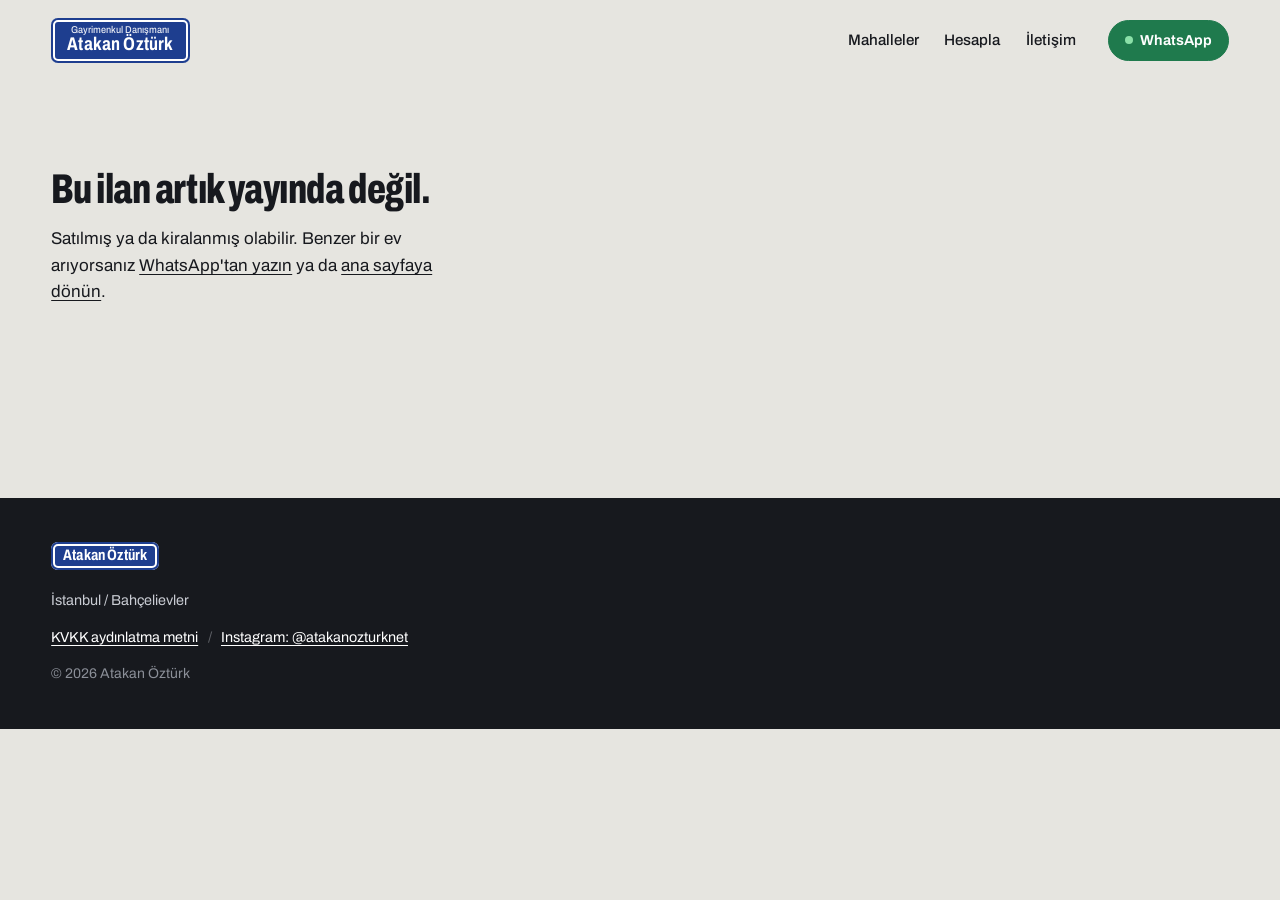
<file: ilan.html>
<!doctype html>
<html lang="tr">
<head>
<meta charset="utf-8">
<meta name="viewport" content="width=device-width, initial-scale=1">
<title>İlan | Atakan Öztürk</title>
<meta name="description" content="Bahçelievler'de satılık ve kiralık daire ilanı. Atakan Öztürk, gayrimenkul danışmanı.">
<meta name="theme-color" content="#1E3E8F">
<link rel="icon" href="favicon.svg" type="image/svg+xml">
<link rel="preconnect" href="https://fonts.googleapis.com">
<link rel="preconnect" href="https://fonts.gstatic.com" crossorigin>
<link href="https://fonts.googleapis.com/css2?family=Archivo:ital,wdth,wght@0,62..125,300..900;1,62..125,300..900&display=swap" rel="stylesheet">
<link rel="stylesheet" href="assets/style.css?v=11">
</head>
<body>
<header class="top">
  <a href="./" class="plate plate--logo" aria-label="Atakan Öztürk, ana sayfa">
    <span class="plate__small">Gayrimenkul Danışmanı</span>
    <span class="plate__big">Atakan Öztürk</span>
  </a>
  <nav class="nav" aria-label="Ana menü">
    <a href="./#portfoy" data-portfoy hidden>Portföy</a>
    <a href="./#mahalleler">Mahalleler</a>
    <a href="./#hesap">Hesapla</a>
    <a href="./#iletisim">İletişim</a>
  </nav>
  <a class="btn btn--wa top__wa" data-wa href="#">WhatsApp</a>
</header>

<main class="ilan-page" id="ilan">
  <p class="small">İlan yükleniyor…</p>
</main>

<dialog class="lightbox" id="lightbox" aria-label="Fotoğraf galerisi">
  <img alt="">
  <button type="button" class="lb-close" aria-label="Kapat">×</button>
  <button type="button" class="lb-prev" aria-label="Önceki fotoğraf">‹</button>
  <button type="button" class="lb-next" aria-label="Sonraki fotoğraf">›</button>
</dialog>

<footer class="foot"><div class="foot__in">
  <div class="plate plate--sm"><span class="plate__big">Atakan Öztürk</span></div>
  <p><span data-cfg="bolge"></span><span data-need="yetkiBelgesi">. Taşınmaz Ticareti Yetki Belgesi No: <span data-cfg="yetkiBelgesi"></span></span></p>
  <p><a href="kvkk.html">KVKK aydınlatma metni</a> <span class="sep">/</span> <a data-ig href="#" target="_blank" rel="noopener"></a></p>
  <p class="small">© <span id="yil"></span> Atakan Öztürk</p>
</div></footer>

<a class="wa-bar" data-wa href="#">WhatsApp'tan yaz</a>

<script src="assets/config.js?v=11"></script>
<script src="assets/plan.js?v=11"></script>
<script src="assets/app.js?v=11"></script>
</body>
</html>
</file>
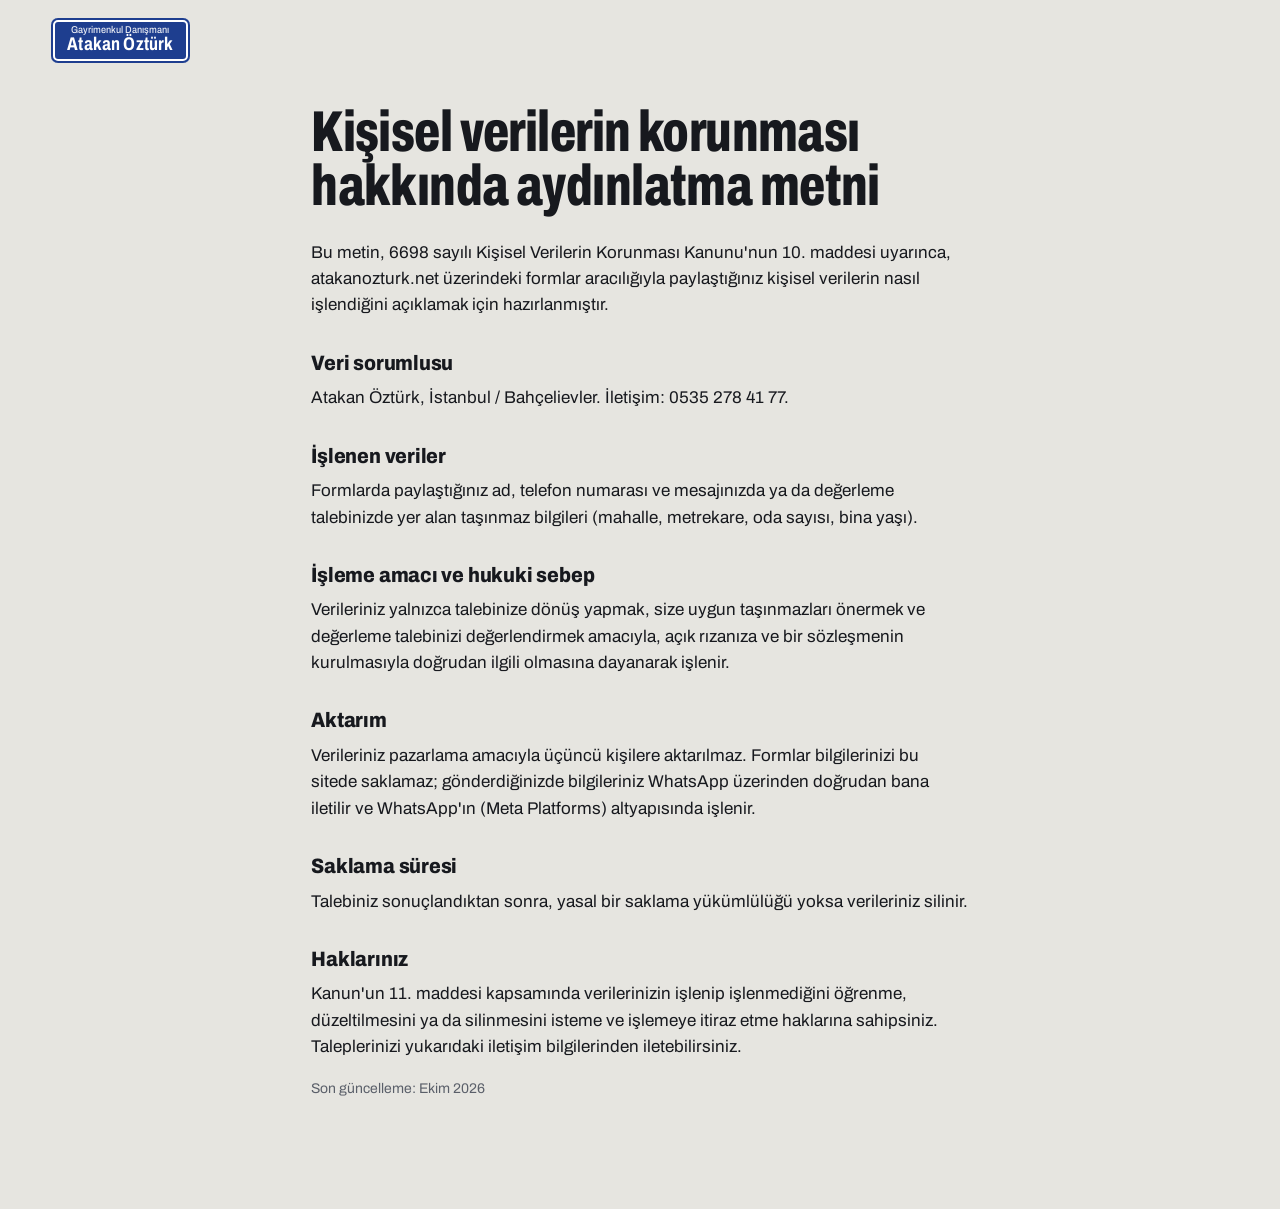
<file: kvkk.html>
<!doctype html>
<html lang="tr">
<head>
<meta charset="utf-8">
<meta name="viewport" content="width=device-width, initial-scale=1">
<title>KVKK Aydınlatma Metni | Atakan Öztürk</title>
<meta name="robots" content="noindex">
<link rel="icon" href="favicon.svg" type="image/svg+xml">
<link href="https://fonts.googleapis.com/css2?family=Archivo:ital,wdth,wght@0,62..125,300..900;1,62..125,300..900&display=swap" rel="stylesheet">
<link rel="stylesheet" href="assets/style.css?v=11">
</head>
<body>
<header class="top">
  <a href="./" class="plate plate--logo" aria-label="Atakan Öztürk, ana sayfa">
    <span class="plate__small">Gayrimenkul Danışmanı</span>
    <span class="plate__big">Atakan Öztürk</span>
  </a>
</header>
<main class="doc">
  <h1>Kişisel verilerin korunması hakkında aydınlatma metni</h1>
  <p>Bu metin, 6698 sayılı Kişisel Verilerin Korunması Kanunu'nun 10. maddesi uyarınca, atakanozturk.net üzerindeki formlar aracılığıyla paylaştığınız kişisel verilerin nasıl işlendiğini açıklamak için hazırlanmıştır.</p>

  <h2>Veri sorumlusu</h2>
  <p>Atakan Öztürk, İstanbul / Bahçelievler. İletişim: 0535 278 41 77.</p>

  <h2>İşlenen veriler</h2>
  <p>Formlarda paylaştığınız ad, telefon numarası ve mesajınızda ya da değerleme talebinizde yer alan taşınmaz bilgileri (mahalle, metrekare, oda sayısı, bina yaşı).</p>

  <h2>İşleme amacı ve hukuki sebep</h2>
  <p>Verileriniz yalnızca talebinize dönüş yapmak, size uygun taşınmazları önermek ve değerleme talebinizi değerlendirmek amacıyla, açık rızanıza ve bir sözleşmenin kurulmasıyla doğrudan ilgili olmasına dayanarak işlenir.</p>

  <h2>Aktarım</h2>
  <p>Verileriniz pazarlama amacıyla üçüncü kişilere aktarılmaz. Formlar bilgilerinizi bu sitede saklamaz; gönderdiğinizde bilgileriniz WhatsApp üzerinden doğrudan bana iletilir ve WhatsApp'ın (Meta Platforms) altyapısında işlenir.</p>

  <h2>Saklama süresi</h2>
  <p>Talebiniz sonuçlandıktan sonra, yasal bir saklama yükümlülüğü yoksa verileriniz silinir.</p>

  <h2>Haklarınız</h2>
  <p>Kanun'un 11. maddesi kapsamında verilerinizin işlenip işlenmediğini öğrenme, düzeltilmesini ya da silinmesini isteme ve işlemeye itiraz etme haklarına sahipsiniz. Taleplerinizi yukarıdaki iletişim bilgilerinden iletebilirsiniz.</p>

  <p class="small">Son güncelleme: Ekim 2026</p>
</main>
</body>
</html>
</file>
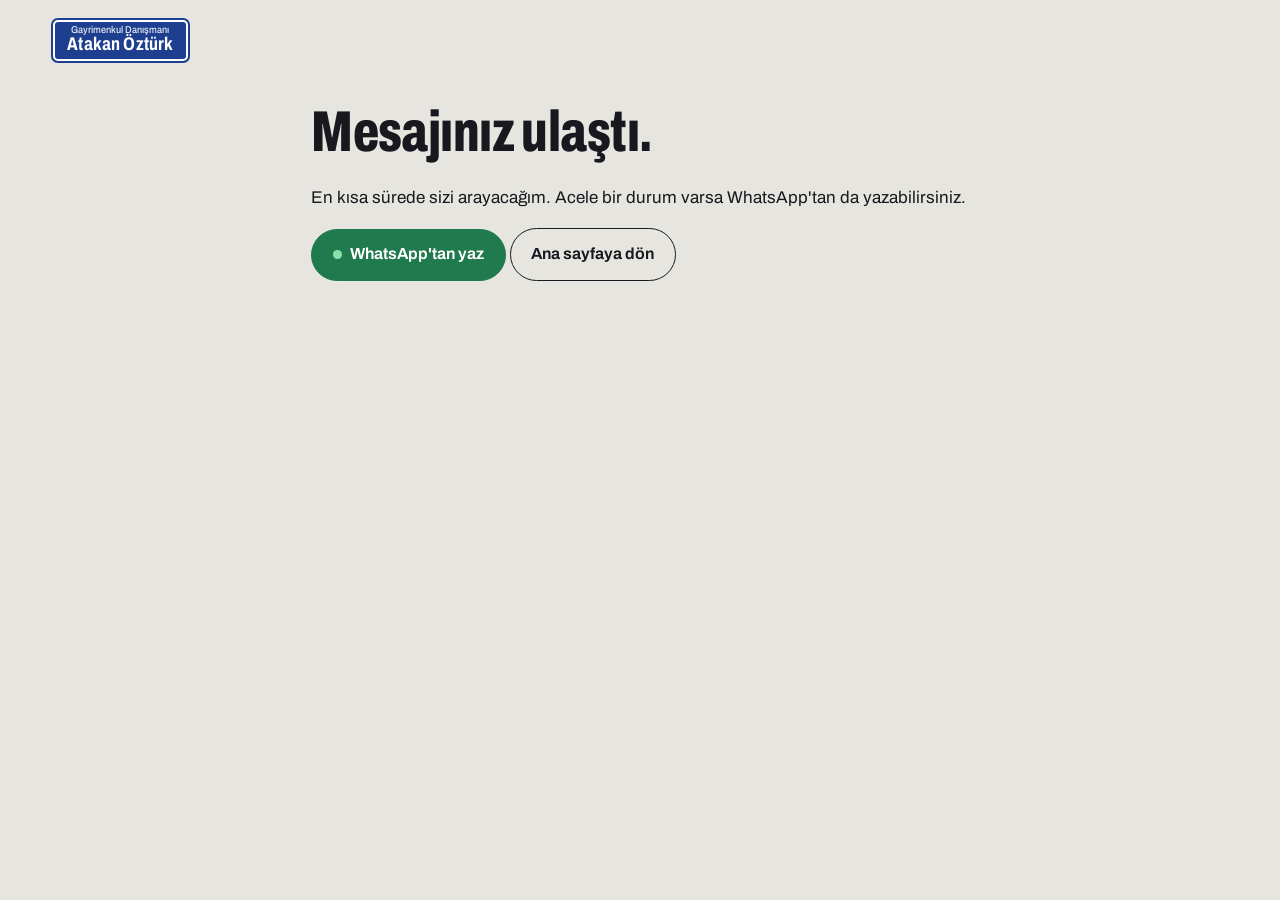
<file: tesekkurler.html>
<!doctype html>
<html lang="tr">
<head>
<meta charset="utf-8">
<meta name="viewport" content="width=device-width, initial-scale=1">
<title>Mesajınız ulaştı | Atakan Öztürk</title>
<meta name="robots" content="noindex">
<link rel="icon" href="favicon.svg" type="image/svg+xml">
<link href="https://fonts.googleapis.com/css2?family=Archivo:ital,wdth,wght@0,62..125,300..900;1,62..125,300..900&display=swap" rel="stylesheet">
<link rel="stylesheet" href="assets/style.css?v=11">
</head>
<body>
<header class="top">
  <a href="./" class="plate plate--logo" aria-label="Atakan Öztürk, ana sayfa">
    <span class="plate__small">Gayrimenkul Danışmanı</span>
    <span class="plate__big">Atakan Öztürk</span>
  </a>
</header>
<main class="doc">
  <h1>Mesajınız ulaştı.</h1>
  <p>En kısa sürede sizi arayacağım. Acele bir durum varsa WhatsApp'tan da yazabilirsiniz.</p>
  <p><a class="btn btn--wa" href="https://wa.me/905352784177" target="_blank" rel="noopener">WhatsApp'tan yaz</a> <a class="btn btn--line" href="./">Ana sayfaya dön</a></p>
</main>
</body>
</html>
</file>
<file: assets/style.css>
:root {
  --beton: #E6E5E0;
  --kagit: #F5F5F2;
  --murekkep: #17191E;
  --gri: #5A5F69;
  --cizgi: #C6C5BF;
  --tabela: #1E3E8F;
  --tabela-2: #15306F;
  --lamba: #F0AE2E;
  --wa: #1F7A4D;
  --plan-bg: var(--kagit);
  --gutter: clamp(16px, 4vw, 56px);
  --max: 1320px;
  --f: "Archivo", "Helvetica Neue", Arial, sans-serif;
  color-scheme: light;
}

*, *::before, *::after { box-sizing: border-box; }
html { scroll-behavior: smooth; -webkit-text-size-adjust: 100%; }
@media (prefers-reduced-motion: reduce) { html { scroll-behavior: auto; } *, *::before, *::after { transition: none !important; animation: none !important; } }

body {
  margin: 0;
  background: var(--beton);
  color: var(--murekkep);
  font-family: var(--f);
  font-size: 1.0625rem;
  line-height: 1.55;
  font-variation-settings: "wdth" 100;
  -webkit-font-smoothing: antialiased;
}
img, svg { display: block; max-width: 100%; }
a { color: inherit; text-decoration-thickness: 1px; text-underline-offset: 3px; }
a:hover { color: var(--tabela); }
:focus-visible { outline: 3px solid var(--lamba); outline-offset: 2px; }
h1, h2, h3 { margin: 0; font-weight: 800; letter-spacing: -0.01em; }
h2 {
  font-size: clamp(2.2rem, 5vw, 4.2rem);
  line-height: .95;
  font-variation-settings: "wdth" 72;
  max-width: 16ch;
}
p { margin: 0 0 1em; }
.small { font-size: .875rem; color: var(--gri); }
.skip { position: absolute; left: -999px; top: 8px; background: var(--murekkep); color: #fff; padding: 8px 12px; z-index: 99; }
.skip:focus { left: 8px; }
.hp { position: absolute; left: -9999px; }

/* ---------- tabela (logo ve işaretler) ---------- */
.plate {
  display: inline-flex; flex-direction: column; align-items: center; justify-content: center;
  background: var(--tabela); color: #fff; text-decoration: none;
  border-radius: 7px; padding: 7px 16px 8px;
  box-shadow: inset 0 0 0 2px var(--tabela), inset 0 0 0 4px #fff;
  line-height: 1.05; text-align: center;
}
.plate:hover { color: #fff; background: var(--tabela-2); box-shadow: inset 0 0 0 2px var(--tabela-2), inset 0 0 0 4px #fff; }
.plate__small { font-size: .62rem; font-weight: 500; opacity: .9; font-variation-settings: "wdth" 90; }
.plate__big { font-size: 1.15rem; font-weight: 700; font-variation-settings: "wdth" 78; letter-spacing: .01em; }
.plate--sm { padding: 6px 12px; }
.plate--sm .plate__big { font-size: .95rem; }
.plate--panel { align-self: flex-start; padding: 10px 22px 11px; margin-bottom: 1.4rem; }
.plate--panel .plate__big { font-size: 1.5rem; }

/* ---------- butonlar ---------- */
.btn {
  display: inline-flex; align-items: center; justify-content: center; gap: .5em;
  font: inherit; font-weight: 650; font-size: 1rem; text-decoration: none;
  padding: .8em 1.3em; border-radius: 999px; border: 1.5px solid currentColor; cursor: pointer;
  transition: background-color .15s, color .15s;
}
.btn--wa { background: var(--wa); color: #fff; border-color: var(--wa); }
.btn--wa:hover { background: #17603c; color: #fff; }
.btn--wa::before { content: ""; width: .55em; height: .55em; border-radius: 50%; background: #8BE0A8; }
.btn--line { background: transparent; color: var(--murekkep); }
.btn--line:hover { background: var(--murekkep); color: var(--kagit); }
.btn--solid { background: var(--tabela); border-color: var(--tabela); color: #fff; border-radius: 6px; }
.btn--solid:hover { background: var(--tabela-2); color: #fff; }
.btn--block { width: 100%; margin-top: .6rem; }

/* ---------- üst bar ---------- */
.top {
  display: flex; align-items: center; gap: 2rem;
  max-width: var(--max); margin: 0 auto; padding: 18px var(--gutter);
}
.nav { display: flex; gap: 1.6rem; margin-left: auto; font-size: .95rem; }
.nav a { text-decoration: none; font-weight: 500; }
.nav a:hover { text-decoration: underline; }
.top__wa { padding: .6em 1.1em; font-size: .9rem; }

/* ---------- hero ---------- */
.hero {
  max-width: var(--max); margin: 0 auto; padding: clamp(24px, 5vw, 64px) var(--gutter) 0;
  display: grid; grid-template-columns: minmax(0, 1.35fr) minmax(0, 1fr); column-gap: clamp(24px, 4vw, 64px);
  align-items: end;
}
.hero__title {
  font-size: clamp(3rem, 7.6vw, 7.4rem);
  line-height: .9; letter-spacing: -0.025em;
  font-variation-settings: "wdth" 66; font-weight: 850;
  max-width: 11ch;
}
.hero__lead { max-width: 46ch; margin-top: 1.6rem; font-size: 1.12rem; color: #2b2e35; }
.hero__cta { display: flex; flex-wrap: wrap; gap: .8rem; margin-top: 1.4rem; padding-bottom: clamp(24px, 4vw, 56px); }
.hero__art { margin: 0; align-self: end; }
.hero__meta {
  grid-column: 1 / -1; margin: 0;
  display: flex; flex-wrap: wrap; gap: 0 3rem;
  border-top: 2px solid var(--murekkep); padding: 14px 0 0;
}
.hero__meta div { padding-bottom: 10px; }
.hero__meta dt { font-size: .78rem; color: var(--gri); }
.hero__meta dd { margin: 0; font-weight: 650; }
.hero__meta a { text-decoration: none; }

/* cephe çizimi */
#facade { width: 100%; height: auto; color: var(--murekkep); overflow: visible; }
.f-wall { fill: var(--kagit); stroke: var(--murekkep); stroke-width: 2; }
.f-line { fill: var(--murekkep); stroke: var(--murekkep); stroke-width: 2; }
.f-line-s { stroke: var(--murekkep); stroke-width: 2.5; }
.f-thin { stroke: var(--murekkep); stroke-width: .9; }
.f-win { fill: #D4D3CD; stroke: var(--murekkep); stroke-width: 1.4; transition: fill .9s ease; }
.f-win.on { fill: var(--lamba); }
.f-balc { fill: var(--kagit); stroke: var(--murekkep); stroke-width: 1.4; }
.f-shop { fill: #CFCEC8; stroke: var(--murekkep); stroke-width: 1.4; }
.f-shop--glass { fill: #BFC7D6; }
.f-door { fill: #9AA0AA; stroke: var(--murekkep); stroke-width: 1.4; }
.f-no rect { fill: var(--tabela); }
.f-no rect.in { fill: none; stroke: #fff; stroke-width: 1; }
.f-no text { fill: #fff; font: 700 10px var(--f); }
.f-pole { stroke: #6c7079; stroke-width: 4; }
.s-out { fill: var(--tabela); }
.s-in { fill: none; stroke: #fff; stroke-width: 1.4; }
.s-sm { fill: #fff; font: 500 8px var(--f); }
.s-big { fill: #fff; font: 700 12.5px var(--f); font-variation-settings: "wdth" 76; }

/* ---------- bölümler ---------- */
.sec { max-width: var(--max); margin: 0 auto; padding: clamp(64px, 9vw, 128px) var(--gutter) 0; }
.sec__head { display: flex; flex-wrap: wrap; align-items: end; justify-content: space-between; gap: 1rem 2rem; margin-bottom: 2rem; }
.sec__note { max-width: 32ch; color: var(--gri); margin: 0; }
.aside { margin-top: 1.4rem; color: var(--gri); font-size: .95rem; }

/* filtre */
.filter { display: inline-flex; border: 1.5px solid var(--murekkep); border-radius: 999px; padding: 3px; }
.filter button { font: inherit; font-size: .92rem; font-weight: 600; background: none; border: 0; padding: .45em 1.1em; border-radius: 999px; cursor: pointer; color: var(--murekkep); }
.filter button[aria-pressed="true"] { background: var(--murekkep); color: var(--kagit); }

/* ilan şeridi */
.rail-wrap { position: relative; }
.rail {
  display: grid; grid-auto-flow: column; grid-auto-columns: minmax(280px, 31%);
  gap: 20px; overflow-x: auto; scroll-snap-type: x mandatory; padding-bottom: 16px;
  scrollbar-width: thin; scrollbar-color: var(--murekkep) transparent;
}
.rail-nav { display: flex; gap: 8px; justify-content: flex-end; margin-top: 4px; }
.rail-btn { font: 600 1.4rem/1 var(--f); width: 44px; height: 44px; border-radius: 50%; border: 1.5px solid var(--murekkep); background: none; cursor: pointer; color: var(--murekkep); }
.rail-btn:hover { background: var(--murekkep); color: var(--kagit); }

.card {
  scroll-snap-align: start; text-decoration: none; color: inherit;
  background: var(--kagit); border: 1px solid var(--cizgi); border-radius: 3px;
  display: flex; flex-direction: column;
}
.card[hidden] { display: none; }
.card:hover { color: inherit; border-color: var(--murekkep); }
.card:hover .card__title { text-decoration: underline; }
.card__vis { position: relative; aspect-ratio: 4 / 3; overflow: hidden; border-bottom: 1px solid var(--cizgi); color: var(--murekkep); }
.card__vis img { width: 100%; height: 100%; object-fit: cover; transition: transform .5s ease; }
.card:hover .card__vis img { transform: scale(1.04); }
.card__vis .plan { width: 100%; height: 100%; padding: 50px 14px 8px; }
.card__vis .pl-bal { display: none; }
.card__vis .pl-lbl { font-size: 17px; }
.card__vis .pl-sm { font-size: 15px; }
.pl-lbl { font: 500 11px var(--f); fill: var(--gri); }
.pl-sm { font-size: 9.5px; }
.doorno {
  position: absolute; top: 12px; left: 12px; z-index: 2;
  display: inline-flex; align-items: baseline; gap: 3px;
  background: var(--tabela); color: #fff; border-radius: 5px; padding: 3px 9px 4px;
  box-shadow: inset 0 0 0 2px var(--tabela), inset 0 0 0 3px #fff;
  font-weight: 700; font-size: .95rem; font-variation-settings: "wdth" 80;
}
.doorno small { font-size: .62rem; font-weight: 500; }
.doorno--lg { position: static; font-size: 1.3rem; padding: 5px 13px 6px; margin-bottom: 1.2rem; }
.tag { position: absolute; top: 14px; right: 12px; z-index: 2; font-size: .78rem; font-weight: 650; padding: 2px 9px; border-radius: 999px; background: var(--murekkep); color: var(--kagit); }
.tag--kiralik { background: var(--lamba); color: var(--murekkep); }
.ornek { display: inline-block; align-self: flex-start; font-size: .72rem; color: var(--gri); border: 1px dashed var(--gri); padding: 1px 7px; border-radius: 3px; margin: .7rem 0 0; }
.card__body { padding: 16px 18px 18px; display: flex; flex-direction: column; flex: 1; }
.card__mah { font-size: .85rem; color: var(--tabela); font-weight: 650; margin: 0 0 .3rem; }
.card__title { font-size: 1.2rem; line-height: 1.2; font-weight: 700; font-variation-settings: "wdth" 88; margin-bottom: .8rem; }
.card__spec { display: flex; flex-wrap: wrap; gap: 4px 14px; font-size: .9rem; color: var(--gri); margin: 0 0 .9rem; }
.card__price { margin: auto 0 0; font-size: 1.35rem; font-weight: 800; font-variation-settings: "wdth" 80; }

/* ---------- mahalle haritası ---------- */
.mahalle__grid { display: grid; grid-template-columns: minmax(0, 1.55fr) minmax(0, 1fr); gap: clamp(20px, 3vw, 48px); align-items: start; }
.map { background: var(--kagit); border: 1px solid var(--cizgi); padding: clamp(8px, 2vw, 20px); border-radius: 3px; color: var(--murekkep); }
#map { width: 100%; height: auto; }
.area { fill: var(--kagit); stroke: var(--murekkep); stroke-width: 1.4; stroke-linejoin: round; transition: fill .2s; cursor: pointer; }
.area.is-hover { fill: url(#hatch); }
.area.is-on { fill: var(--tabela); }
.lbl { cursor: pointer; outline: none; }
.lbl text { font: 600 11.5px var(--f); fill: var(--murekkep); font-variation-settings: "wdth" 78; pointer-events: none; }
.lbl:focus-visible text { fill: var(--tabela); text-decoration: underline; }
.komsu text { font: 500 12px var(--f); fill: #9a9890; letter-spacing: .04em; }
.lbl.is-on text { fill: #fff; }
.e5 path { stroke: #9a9890; }
.e5 .e5__mid { stroke: var(--kagit); }
.e5 text, .map__scale { font: 500 11px var(--f); fill: var(--gri); }
.panel { background: var(--kagit); border: 1px solid var(--cizgi); border-radius: 3px; padding: clamp(20px, 3vw, 32px); min-height: 100%; display: flex; flex-direction: column; }
.panel__empty { color: var(--gri); font-size: 1.1rem; max-width: 30ch; }
.panel__dl { margin: 0 0 1.4rem; }
.panel__dl div { padding: .7rem 0; border-top: 1px solid var(--cizgi); }
.panel__dl dt { font-size: .8rem; color: var(--gri); }
.panel__dl dd { margin: .15rem 0 0; }
.panel .btn { align-self: flex-start; margin-top: auto; }

.chips { display: none; flex-wrap: wrap; gap: 6px; margin-top: 12px; }
.chips button { font: inherit; font-size: .88rem; font-weight: 600; padding: .45em .85em; border-radius: 999px; border: 1.5px solid var(--cizgi); background: var(--kagit); color: var(--murekkep); cursor: pointer; }
.chips button[aria-pressed="true"] { background: var(--tabela); border-color: var(--tabela); color: #fff; }

/* ---------- süreç ---------- */
.surec { display: grid; grid-template-columns: minmax(0, 1fr) minmax(0, 1.7fr); gap: 2rem clamp(24px, 5vw, 80px); align-items: start; }
.surec h2 { position: sticky; top: 24px; max-width: 9ch; }
.steps { list-style: none; margin: 0; padding: 0; counter-reset: s; }
.steps li {
  counter-increment: s; position: relative;
  display: grid; grid-template-columns: 88px 1fr; column-gap: 24px;
  padding: 0 0 2.4rem;
}
.steps li::before {
  content: counter(s); grid-row: 1 / 3;
  font-size: 3.6rem; line-height: .85; font-weight: 300; font-variation-settings: "wdth" 70;
  color: var(--tabela);
}
.steps li::after { content: ""; position: absolute; left: 14px; top: 62px; bottom: 10px; width: 1.5px; background: var(--cizgi); }
.steps li:last-child::after { display: none; }
.steps h3 { font-size: 1.45rem; font-variation-settings: "wdth" 85; margin-bottom: .4rem; }
.steps p { color: #33363d; max-width: 56ch; margin: 0; }

/* ---------- hesap ---------- */
.hesap h2 { margin-bottom: 2rem; }
.hesap__grid { display: grid; grid-template-columns: minmax(0, 1fr) minmax(0, 1.25fr); gap: clamp(20px, 3vw, 40px); align-items: start; }
.calc { background: var(--kagit); border: 1px solid var(--cizgi); border-radius: 3px; padding: clamp(20px, 3vw, 32px); }
.calc h3 { font-size: 1.5rem; font-variation-settings: "wdth" 80; margin-bottom: 1rem; }
.calc--val { background: var(--murekkep); color: var(--kagit); border-color: var(--murekkep); }
.calc--val .small { color: #b7bac2; }
.calc--val a { color: #fff; }
label { display: block; font-size: .85rem; font-weight: 600; margin-bottom: .9rem; }
input, select, textarea {
  display: block; width: 100%; margin-top: .3rem;
  font: inherit; font-size: 1rem; font-weight: 400; color: var(--murekkep);
  background: #fff; border: 1.5px solid var(--cizgi); border-radius: 4px; padding: .65em .75em;
}
input:focus, select:focus, textarea:focus { border-color: var(--tabela); outline: none; box-shadow: 0 0 0 3px rgba(30,62,143,.2); }
.row2 { display: grid; grid-template-columns: 1fr 1fr; gap: 0 14px; }
.check { display: flex; gap: .6rem; align-items: flex-start; font-weight: 400; font-size: .85rem; }
.check input { width: 18px; height: 18px; margin: 2px 0 0; flex: none; accent-color: var(--tabela); }
.calc__out { border-top: 2px solid var(--murekkep); margin: .6rem 0 1rem; }
.calc__out div { display: flex; justify-content: space-between; align-items: baseline; gap: 1rem; padding: .7rem 0; border-bottom: 1px solid var(--cizgi); }
.calc__out span { font-size: .85rem; color: var(--gri); }
.calc__out strong { font-size: clamp(1.5rem, 3vw, 2.2rem); font-weight: 800; font-variation-settings: "wdth" 72; white-space: nowrap; }
.calc--val .btn--solid { background: var(--lamba); border-color: var(--lamba); color: var(--murekkep); }
.calc--val .btn--solid:hover { background: #ffc64f; }

/* ---------- yorumlar ---------- */
.quotes { display: grid; grid-template-columns: repeat(auto-fit, minmax(300px, 1fr)); gap: 40px; margin-top: 2rem; }
.quote { margin: 0; }
.quote blockquote { margin: 0; font-size: 1.4rem; line-height: 1.3; font-weight: 400; font-style: italic; }
.quote blockquote::before { content: "“"; display: block; font-size: 4rem; line-height: .6; color: var(--tabela); font-style: normal; }
.quote figcaption { margin-top: .8rem; color: var(--gri); font-size: .9rem; }

/* ---------- iletişim ---------- */
.iletisim { display: grid; grid-template-columns: minmax(0, 1fr) minmax(0, 1fr); gap: clamp(28px, 5vw, 80px); padding-bottom: clamp(64px, 9vw, 120px); }
.bigtel {
  display: block; margin: 1.6rem 0 1rem; text-decoration: none;
  font-size: clamp(2.4rem, 5.2vw, 4.6rem); font-weight: 800; line-height: 1;
  font-variation-settings: "wdth" 64; letter-spacing: -0.01em; white-space: nowrap;
}
.links { list-style: none; padding: 0; margin: 0 0 2rem; }
.links li { padding: .55rem 0; border-top: 1px solid var(--cizgi); }
.links li:last-child { border-bottom: 1px solid var(--cizgi); }
.portre { display: flex; gap: 16px; align-items: end; margin: 0; }
.portre img { width: 120px; height: 150px; object-fit: cover; filter: grayscale(1); border-radius: 3px; }
.portre figcaption { font-size: .9rem; color: var(--gri); }
.portre figcaption strong { color: var(--murekkep); }
.contact { background: var(--kagit); border: 1px solid var(--cizgi); border-radius: 3px; padding: clamp(20px, 3vw, 32px); }
.seg { border: 0; padding: 0; margin: 0 0 1rem; display: flex; flex-wrap: wrap; gap: 8px; }
.seg legend { font-size: .85rem; font-weight: 600; margin-bottom: .4rem; padding: 0; }
.seg label { margin: 0; font-weight: 500; font-size: .9rem; }
.seg input { position: absolute; opacity: 0; width: 1px; height: 1px; }
.seg span { display: inline-block; padding: .45em .95em; border: 1.5px solid var(--cizgi); border-radius: 999px; cursor: pointer; background: #fff; }
.seg input:checked + span { background: var(--tabela); color: #fff; border-color: var(--tabela); }
.seg input:focus-visible + span { outline: 3px solid var(--lamba); outline-offset: 2px; }

/* ---------- alt bilgi ---------- */
.foot { background: var(--murekkep); color: #c9ccd3; padding: 44px var(--gutter); font-size: .9rem; }
.foot__in { max-width: var(--max); margin: 0 auto; }
.foot .plate { margin-bottom: 1.2rem; }
.foot a { color: #fff; }
.foot .sep { opacity: .4; margin: 0 .4rem; }
.foot .small { color: #8b8f98; margin: 0; }

/* mobil WhatsApp çubuğu */
.wa-bar {
  position: fixed; left: 12px; right: 12px; bottom: 12px; z-index: 50;
  display: none; align-items: center; justify-content: center; gap: .5rem;
  background: var(--wa); color: #fff; text-decoration: none; font-weight: 700;
  padding: 15px; border-radius: 12px; box-shadow: 0 6px 20px rgba(23,25,30,.25);
}
.wa-bar:hover { color: #fff; }

/* ---------- ilan detay ---------- */
.ilan-page { max-width: var(--max); margin: 0 auto; padding: 8px var(--gutter) 96px; }
.crumb { font-size: .9rem; color: var(--gri); margin-bottom: 1.6rem; }
.crumb span { margin: 0 .3rem; }
.ilan__grid { display: grid; grid-template-columns: minmax(280px, 380px) minmax(0, 1fr); gap: clamp(24px, 4vw, 56px); align-items: start; }
.ilan__side { position: sticky; top: 20px; }
.ilan__title { font-size: clamp(2rem, 3.6vw, 3rem); line-height: .98; font-variation-settings: "wdth" 70; }
.facts { margin: 1.6rem 0 1.2rem; border-top: 2px solid var(--murekkep); }
.facts div { display: flex; justify-content: space-between; gap: 1rem; padding: .55rem 0; border-bottom: 1px solid var(--cizgi); }
.facts dt { color: var(--gri); }
.facts dd { margin: 0; font-weight: 650; text-align: right; }
.facts div:first-child dd { font-size: 1.4rem; font-weight: 800; font-variation-settings: "wdth" 80; }
.gallery { display: grid; grid-template-columns: 1fr 1fr; gap: 8px; }
.g-item { padding: 0; border: 0; cursor: zoom-in; overflow: hidden; aspect-ratio: 4/3; background: var(--cizgi); }
.g-item img { width: 100%; height: 100%; object-fit: cover; transition: transform .4s; }
.g-item:hover img { transform: scale(1.03); }
.g-item--first { grid-column: 1 / -1; aspect-ratio: 16/10; }
.g-plan { grid-column: 1 / -1; background: var(--kagit); border: 1px solid var(--cizgi); padding: 24px; color: var(--murekkep); }
.g-plan .plan { max-height: 520px; margin: 0 auto; }
.ilan__desc, .ilan__plan, .ilan__map { margin-top: 3rem; }
.ilan__main h2 { font-size: 1.6rem; max-width: none; margin-bottom: .8rem; font-variation-settings: "wdth" 80; }
.ilan__desc p { max-width: 62ch; font-size: 1.1rem; }
.ilan__plan .plan { background: var(--kagit); border: 1px solid var(--cizgi); padding: 16px; max-width: 640px; }
.ilan__map iframe { width: 100%; height: 340px; border: 1px solid var(--cizgi); filter: grayscale(.6); }
.notfound { padding: 80px 0; max-width: 40ch; }
.notfound h1 { font-size: 2.6rem; font-variation-settings: "wdth" 70; line-height: 1; margin-bottom: 1rem; }
dialog.lightbox { border: 0; padding: 0; background: transparent; max-width: 100vw; max-height: 100vh; width: 100vw; height: 100vh; }
dialog.lightbox::backdrop { background: rgba(10,11,14,.92); }
.lightbox img { max-width: 92vw; max-height: 84vh; margin: 6vh auto 0; object-fit: contain; }
.lightbox button { position: fixed; font: 600 1.6rem/1 var(--f); width: 52px; height: 52px; border-radius: 50%; border: 1.5px solid #fff; background: rgba(0,0,0,.3); color: #fff; cursor: pointer; }
.lb-close { top: 16px; right: 16px; }
.lb-prev { left: 16px; top: 50%; }
.lb-next { right: 16px; top: 50%; }

/* basit metin sayfaları */
.doc { max-width: 760px; margin: 0 auto; padding: 24px var(--gutter) 96px; }
.doc h1 { font-size: clamp(2.2rem, 5vw, 3.6rem); font-variation-settings: "wdth" 70; line-height: .95; margin-bottom: 1.6rem; }
.doc h2 { font-size: 1.3rem; max-width: none; font-variation-settings: "wdth" 90; margin: 2rem 0 .6rem; line-height: 1.2; }

/* ---------- duyarlı ---------- */
@media (max-width: 980px) {
  .nav { display: none; }
  .top { justify-content: space-between; }
  .hero { grid-template-columns: 1fr; }
  .hero__art { max-width: 420px; justify-self: center; width: 100%; margin-top: 8px; }
  .hero__cta { padding-bottom: 8px; }
  .mahalle__grid, .hesap__grid, .iletisim, .ilan__grid, .surec { grid-template-columns: 1fr; }
  .surec h2 { position: static; max-width: none; }
  .ilan__side { position: static; }
  .rail { grid-auto-columns: minmax(270px, 46%); }
}
@media (max-width: 640px) {
  body { font-size: 1rem; }
  .top__wa { display: none; }
  .wa-bar { display: flex; }
  .hero__title { font-size: clamp(2.5rem, 12vw, 4rem); }
  .chips { display: flex; }
  .foot { padding-bottom: 100px; }
  .bigtel { font-size: clamp(2.2rem, 12vw, 3.4rem); }
  .hero__meta { gap: 0 1.6rem; }
  .rail { grid-auto-columns: 84%; gap: 14px; }
  .rail-nav { display: none; }
  .row2 { grid-template-columns: 1fr; }
  .steps li { grid-template-columns: 52px 1fr; column-gap: 14px; }
  .steps li::before { font-size: 2.6rem; }
  .steps li::after { left: 12px; top: 46px; }
  .ilan-page { padding-bottom: 110px; }
}
.form-note { margin: .8rem 0 0; }

[hidden] { display: none !important; }

/* mahalle demografi paneli */
.dg__sayi { display: grid; grid-template-columns: 1fr 1fr; gap: 12px; margin: 0 0 1rem; }
.dg__sayi div { border-top: 2px solid var(--murekkep); padding-top: 6px; }
.dg__sayi dt { font-size: .78rem; color: var(--gri); }
.dg__sayi dd { margin: 0; font-size: 1.5rem; font-weight: 800; font-variation-settings: "wdth" 75; line-height: 1.1; }
.dg__sayi small { font-size: .7rem; font-weight: 500; color: var(--gri); }
.dg__not { list-style: none; padding: 0; margin: 0 0 1.1rem; font-size: .9rem; }
.dg__not li { padding: 6px 10px; background: var(--beton); border-left: 3px solid var(--lamba); margin-bottom: 4px; }
.dg { margin-bottom: 1rem; }
.dg__t { font-size: .82rem; font-weight: 650; margin: 0 0 .35rem; }
.dg__bar { display: flex; height: 12px; border-radius: 2px; overflow: hidden; gap: 2px; }
.dg__bar span { min-width: 2px; }
.dg__leg { list-style: none; padding: 0; margin: .4rem 0 0; display: flex; flex-wrap: wrap; gap: 2px 12px; font-size: .78rem; color: var(--gri); }
.dg__leg i { display: inline-block; width: 9px; height: 9px; border-radius: 1px; margin-right: 4px; vertical-align: -1px; box-shadow: inset 0 0 0 1px rgba(23,25,30,.15); }
.dg__leg b { color: var(--murekkep); font-weight: 650; }
.dg__kaynak { font-size: .75rem; color: var(--gri); margin: .4rem 0 1.1rem; }
.e5 text { font-weight: 650; }
@media (min-width: 981px) { .map { position: sticky; top: 20px; } }
.dg__kaynak { margin-bottom: 0; }
.dg__kaynak a { color: var(--tabela); }
</file>
